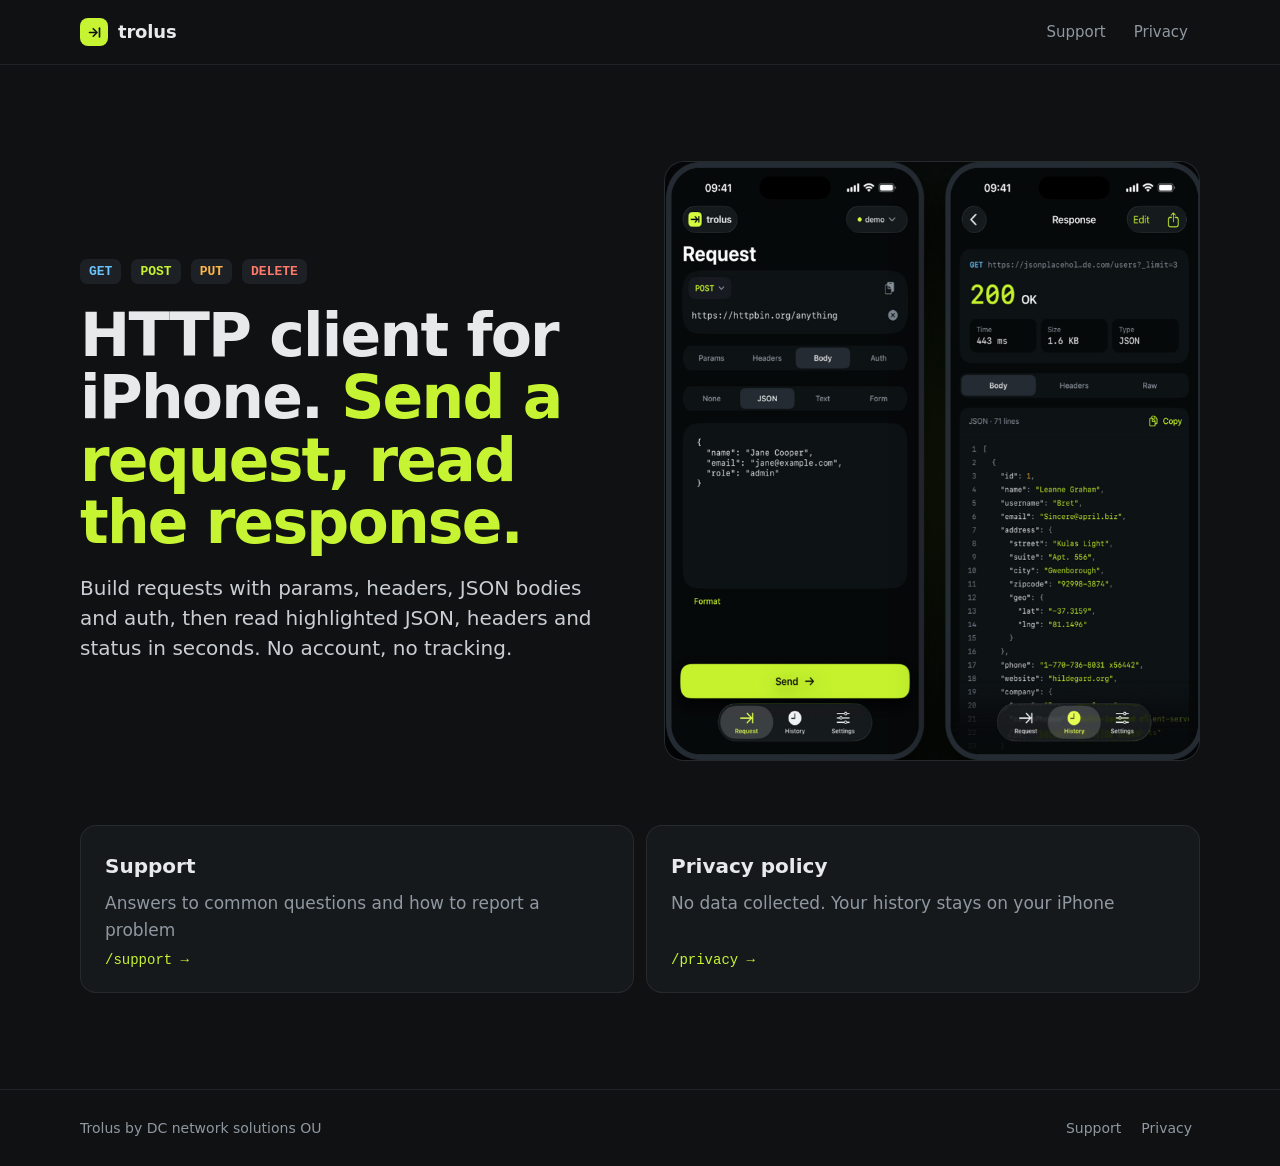
<file: index.html>
<!doctype html>
<html lang="en">
<head>
<meta charset="utf-8">
<meta name="viewport" content="width=device-width, initial-scale=1">
<title>Trolus · HTTP and REST API client for iPhone</title>
<meta name="description" content="Trolus is an HTTP and REST API client for iPhone. Build a request, tap Send and read the response.">
<meta name="theme-color" content="#0F1113">
<meta property="og:title" content="Trolus · HTTP and REST API client for iPhone">
<meta property="og:description" content="Build a request, tap Send and read highlighted JSON, headers and status.">
<meta property="og:type" content="website">
<link rel="icon" href="assets/icon.png">
<link rel="stylesheet" href="assets/site.css">
</head>
<body>
<a class="skip" href="#main">Skip to content</a>

<header class="site-head">
  <div class="wrap">
    <a class="brand" href="./" aria-current="page">
      <span class="mark" aria-hidden="true"><svg viewBox="0 0 24 24" fill="none" stroke="#0F1113" stroke-width="2.6" stroke-linecap="round" stroke-linejoin="round"><path d="M4 12h10"/><path d="M10 6l6 6-6 6"/><path d="M20 5v14"/></svg></span>
      trolus
    </a>
    <nav class="nav" aria-label="Site">
      <a href="support/">Support</a>
      <a href="privacy/">Privacy</a>
    </nav>
  </div>
</header>

<main id="main" class="wrap">
  <section class="home-hero">
    <div data-enter>
      <p class="eyebrow"><span class="m get">GET</span><span class="m post">POST</span><span class="m put">PUT</span><span class="m delete">DELETE</span></p>
      <h1>HTTP client for iPhone. <em>Send a request, read the response.</em></h1>
      <p class="lede">Build requests with params, headers, JSON bodies and auth, then read highlighted JSON, headers and status in seconds. No account, no tracking.</p>
    </div>
    <img data-enter="2" src="assets/screens.png" width="877" height="900" alt="Trolus on iPhone: a POST request with a JSON body next to a 200 OK response with highlighted JSON">
  </section>

  <nav class="links" aria-label="Help">
    <a class="card tile" href="support/"><b>Support</b><span>Answers to common questions and how to report a problem</span><span class="arrow">/support →</span></a>
    <a class="card tile" href="privacy/"><b>Privacy policy</b><span>No data collected. Your history stays on your iPhone</span><span class="arrow">/privacy →</span></a>
  </nav>
</main>

<footer class="site-foot">
  <div class="wrap">
    <span>Trolus by DC network solutions OU</span>
    <nav aria-label="Footer">
      <a href="support/">Support</a>
      <a href="privacy/">Privacy</a>
    </nav>
  </div>
</footer>
</body>
</html>
</file>
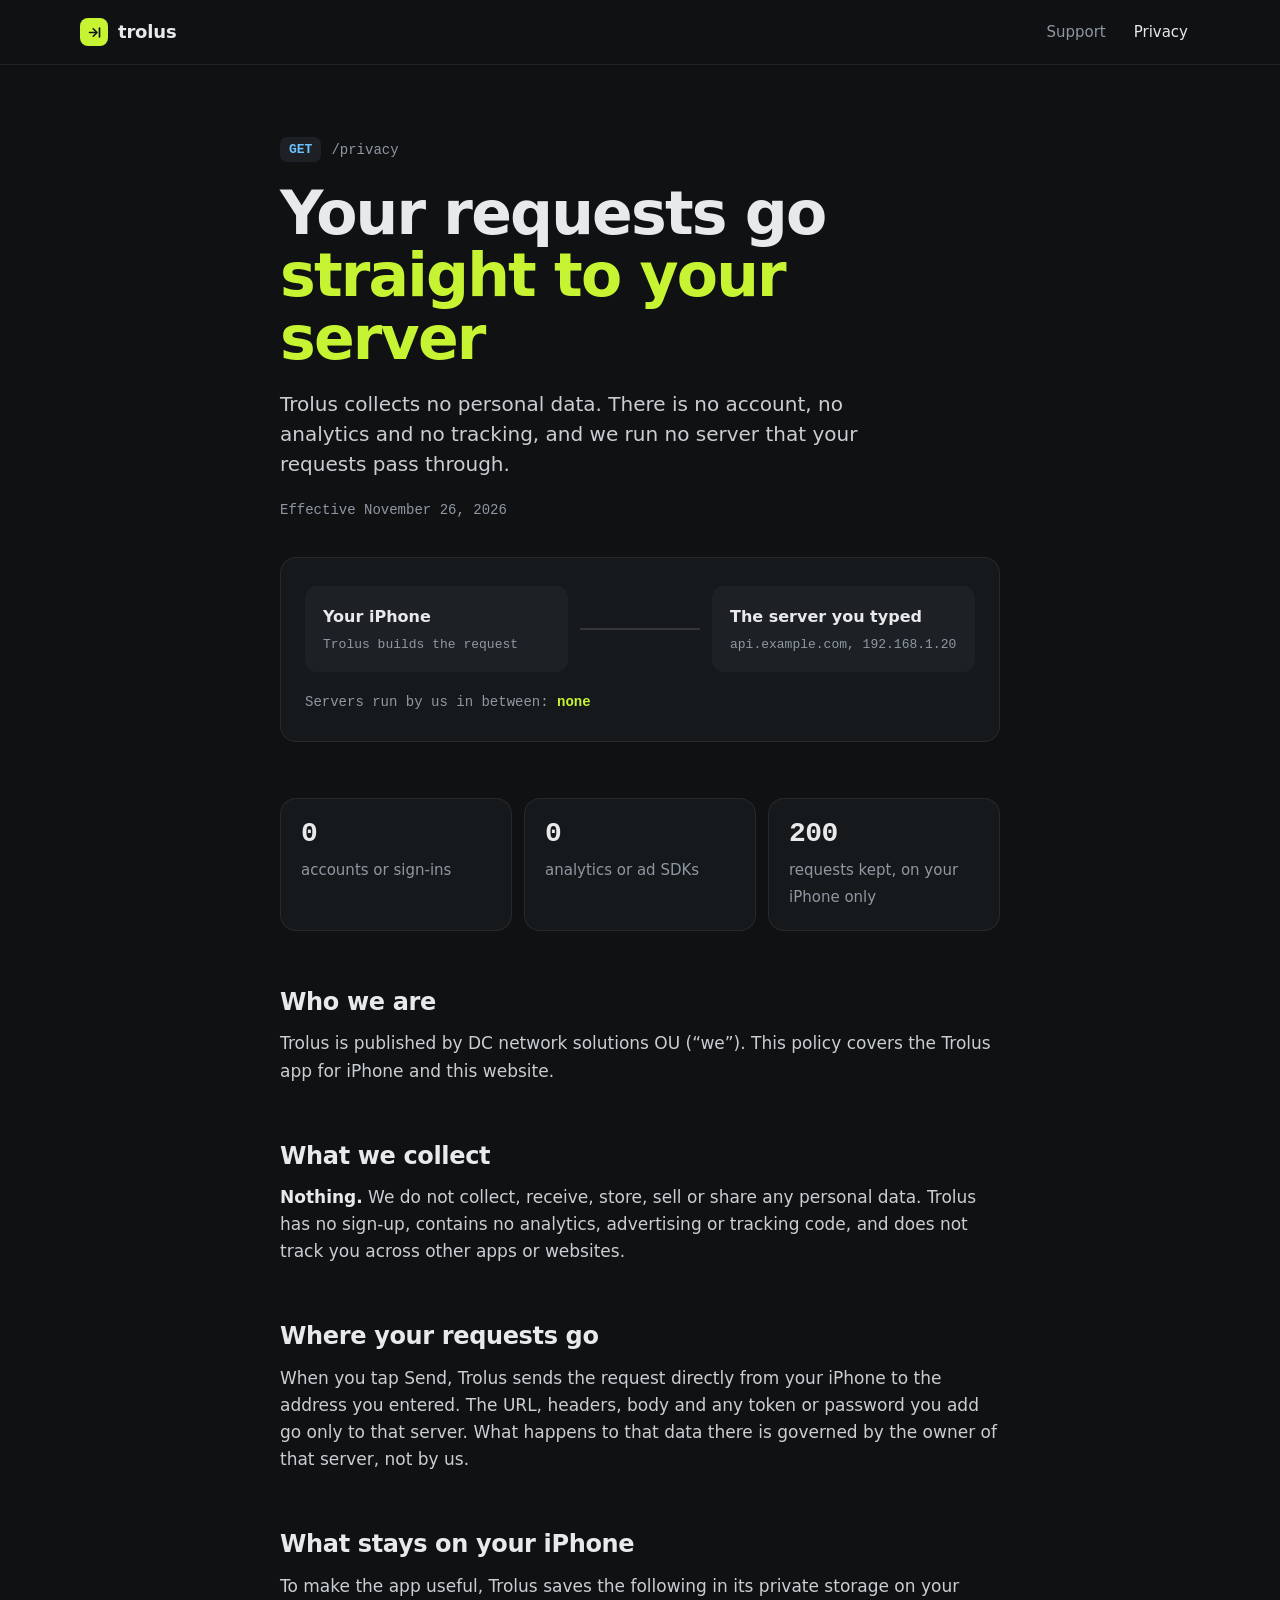
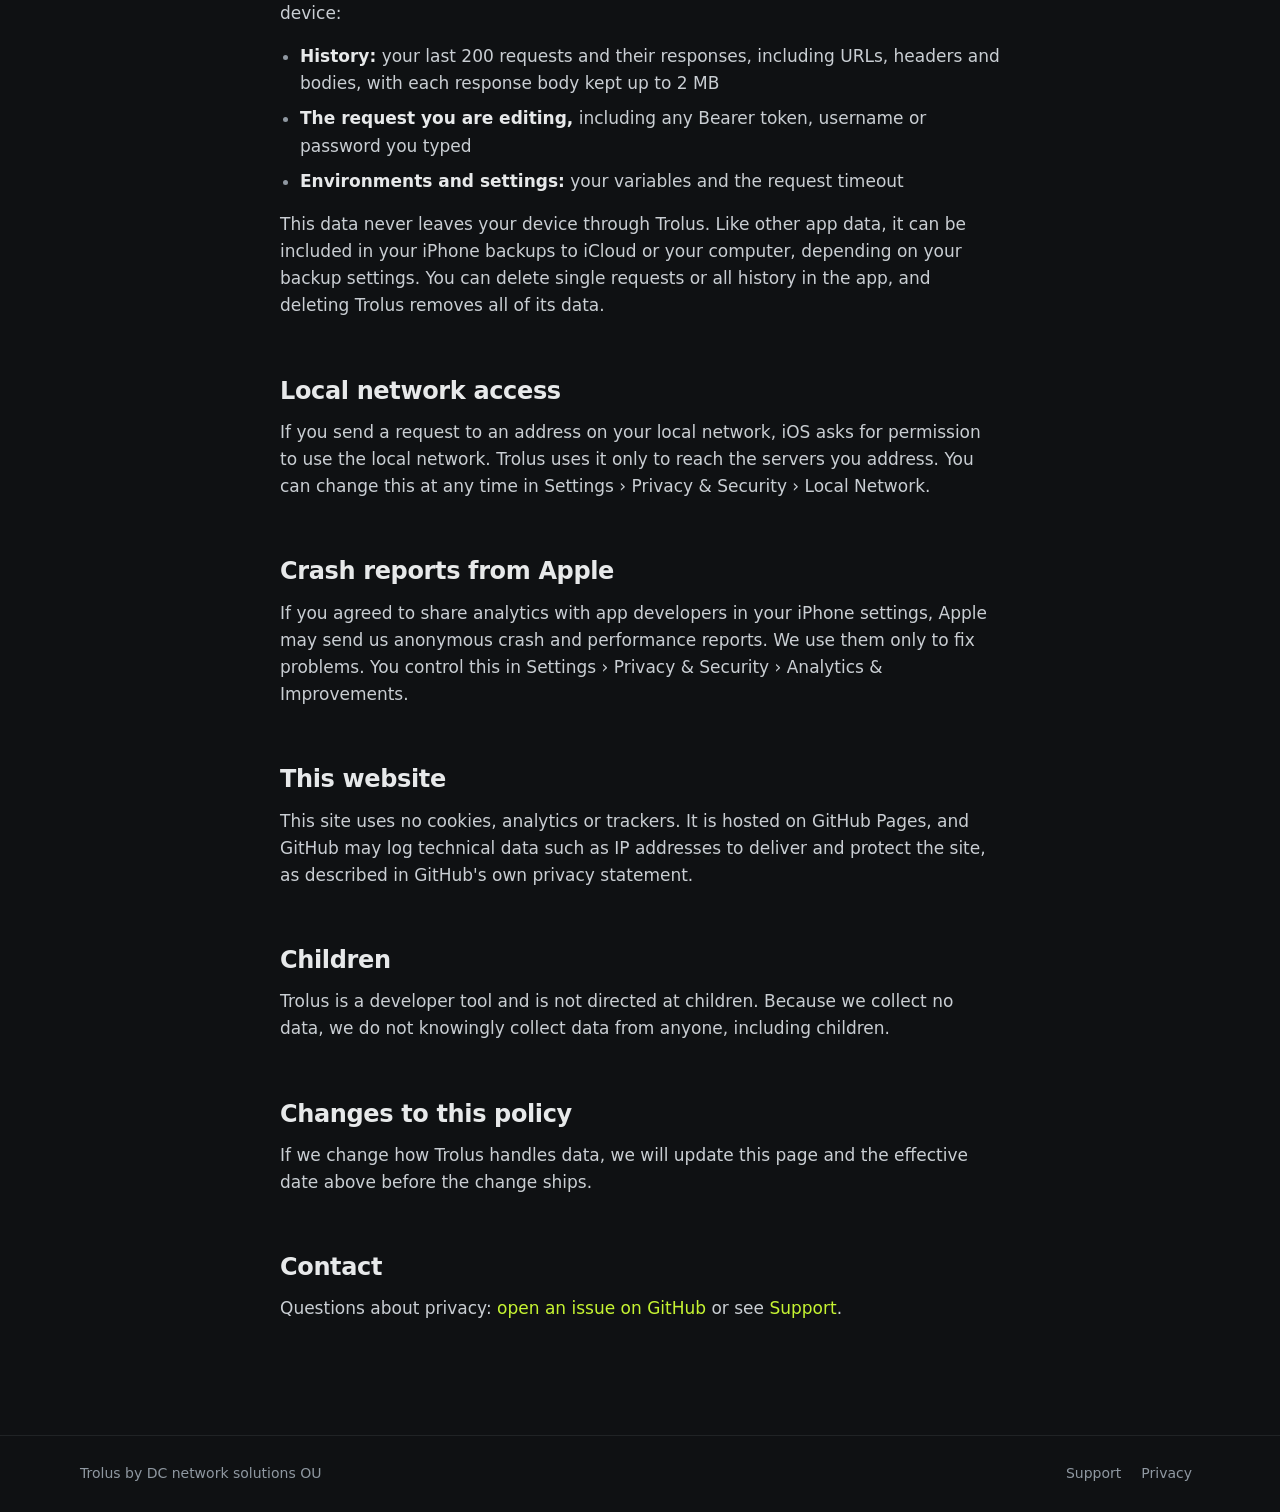
<file: privacy/index.html>
<!doctype html>
<html lang="en">
<head>
<meta charset="utf-8">
<meta name="viewport" content="width=device-width, initial-scale=1">
<title>Privacy policy · Trolus</title>
<meta name="description" content="Trolus collects no data. Requests go from your iPhone straight to the servers you choose, and your history stays on your device.">
<meta name="theme-color" content="#0F1113">
<meta property="og:title" content="Trolus privacy policy">
<meta property="og:description" content="No accounts, no analytics, no tracking. Your requests and history stay between your iPhone and your servers.">
<meta property="og:type" content="website">
<link rel="icon" href="../assets/icon.png">
<link rel="stylesheet" href="../assets/site.css">
</head>
<body>
<a class="skip" href="#main">Skip to content</a>

<header class="site-head">
  <div class="wrap">
    <a class="brand" href="../">
      <span class="mark" aria-hidden="true"><svg viewBox="0 0 24 24" fill="none" stroke="#0F1113" stroke-width="2.6" stroke-linecap="round" stroke-linejoin="round"><path d="M4 12h10"/><path d="M10 6l6 6-6 6"/><path d="M20 5v14"/></svg></span>
      trolus
    </a>
    <nav class="nav" aria-label="Site">
      <a href="../support/">Support</a>
      <a href="./" aria-current="page">Privacy</a>
    </nav>
  </div>
</header>

<main id="main">
  <section class="doc page-head" data-enter>
    <p class="eyebrow"><span class="m get">GET</span> /privacy</p>
    <h1>Your requests go <em>straight to your server</em></h1>
    <p class="lede">Trolus collects no personal data. There is no account, no analytics and no tracking, and we run no server that your requests pass through.</p>
    <p class="updated">Effective November 26, 2026</p>

    <div class="card path" data-enter="2">
      <ol aria-label="The path a request takes">
        <li class="node"><b>Your iPhone</b><span>Trolus builds the request</span></li>
        <li class="wire" aria-hidden="true"></li>
        <li class="node"><b>The server you typed</b><span>api.example.com, 192.168.1.20</span></li>
      </ol>
      <p>Servers run by us in between: <b>none</b></p>
    </div>
  </section>

  <div class="doc prose">
    <div class="facts">
      <div class="card"><b>0</b><span>accounts or sign-ins</span></div>
      <div class="card"><b>0</b><span>analytics or ad SDKs</span></div>
      <div class="card"><b>200</b><span>requests kept, on your iPhone only</span></div>
    </div>

    <h2>Who we are</h2>
    <p>Trolus is published by DC network solutions OU (“we”). This policy covers the Trolus app for iPhone and this website.</p>

    <h2>What we collect</h2>
    <p><strong>Nothing.</strong> We do not collect, receive, store, sell or share any personal data. Trolus has no sign-up, contains no analytics, advertising or tracking code, and does not track you across other apps or websites.</p>

    <h2>Where your requests go</h2>
    <p>When you tap Send, Trolus sends the request directly from your iPhone to the address you entered. The URL, headers, body and any token or password you add go only to that server. What happens to that data there is governed by the owner of that server, not by us.</p>

    <h2>What stays on your iPhone</h2>
    <p>To make the app useful, Trolus saves the following in its private storage on your device:</p>
    <ul>
      <li><strong>History:</strong> your last 200 requests and their responses, including URLs, headers and bodies, with each response body kept up to 2 MB</li>
      <li><strong>The request you are editing,</strong> including any Bearer token, username or password you typed</li>
      <li><strong>Environments and settings:</strong> your variables and the request timeout</li>
    </ul>
    <p>This data never leaves your device through Trolus. Like other app data, it can be included in your iPhone backups to iCloud or your computer, depending on your backup settings. You can delete single requests or all history in the app, and deleting Trolus removes all of its data.</p>

    <h2>Local network access</h2>
    <p>If you send a request to an address on your local network, iOS asks for permission to use the local network. Trolus uses it only to reach the servers you address. You can change this at any time in Settings › Privacy &amp; Security › Local Network.</p>

    <h2>Crash reports from Apple</h2>
    <p>If you agreed to share analytics with app developers in your iPhone settings, Apple may send us anonymous crash and performance reports. We use them only to fix problems. You control this in Settings › Privacy &amp; Security › Analytics &amp; Improvements.</p>

    <h2>This website</h2>
    <p>This site uses no cookies, analytics or trackers. It is hosted on GitHub Pages, and GitHub may log technical data such as IP addresses to deliver and protect the site, as described in GitHub's own privacy statement.</p>

    <h2>Children</h2>
    <p>Trolus is a developer tool and is not directed at children. Because we collect no data, we do not knowingly collect data from anyone, including children.</p>

    <h2>Changes to this policy</h2>
    <p>If we change how Trolus handles data, we will update this page and the effective date above before the change ships.</p>

    <h2>Contact</h2>
    <p>Questions about privacy: <a class="link" href="https://github.com/grapelloid/trolus/issues/new">open an issue on GitHub</a> or see <a class="link" href="../support/">Support</a>.</p>
  </div>
</main>

<footer class="site-foot">
  <div class="wrap">
    <span>Trolus by DC network solutions OU</span>
    <nav aria-label="Footer">
      <a href="../support/">Support</a>
      <a href="./">Privacy</a>
    </nav>
  </div>
</footer>
</body>
</html>
</file>
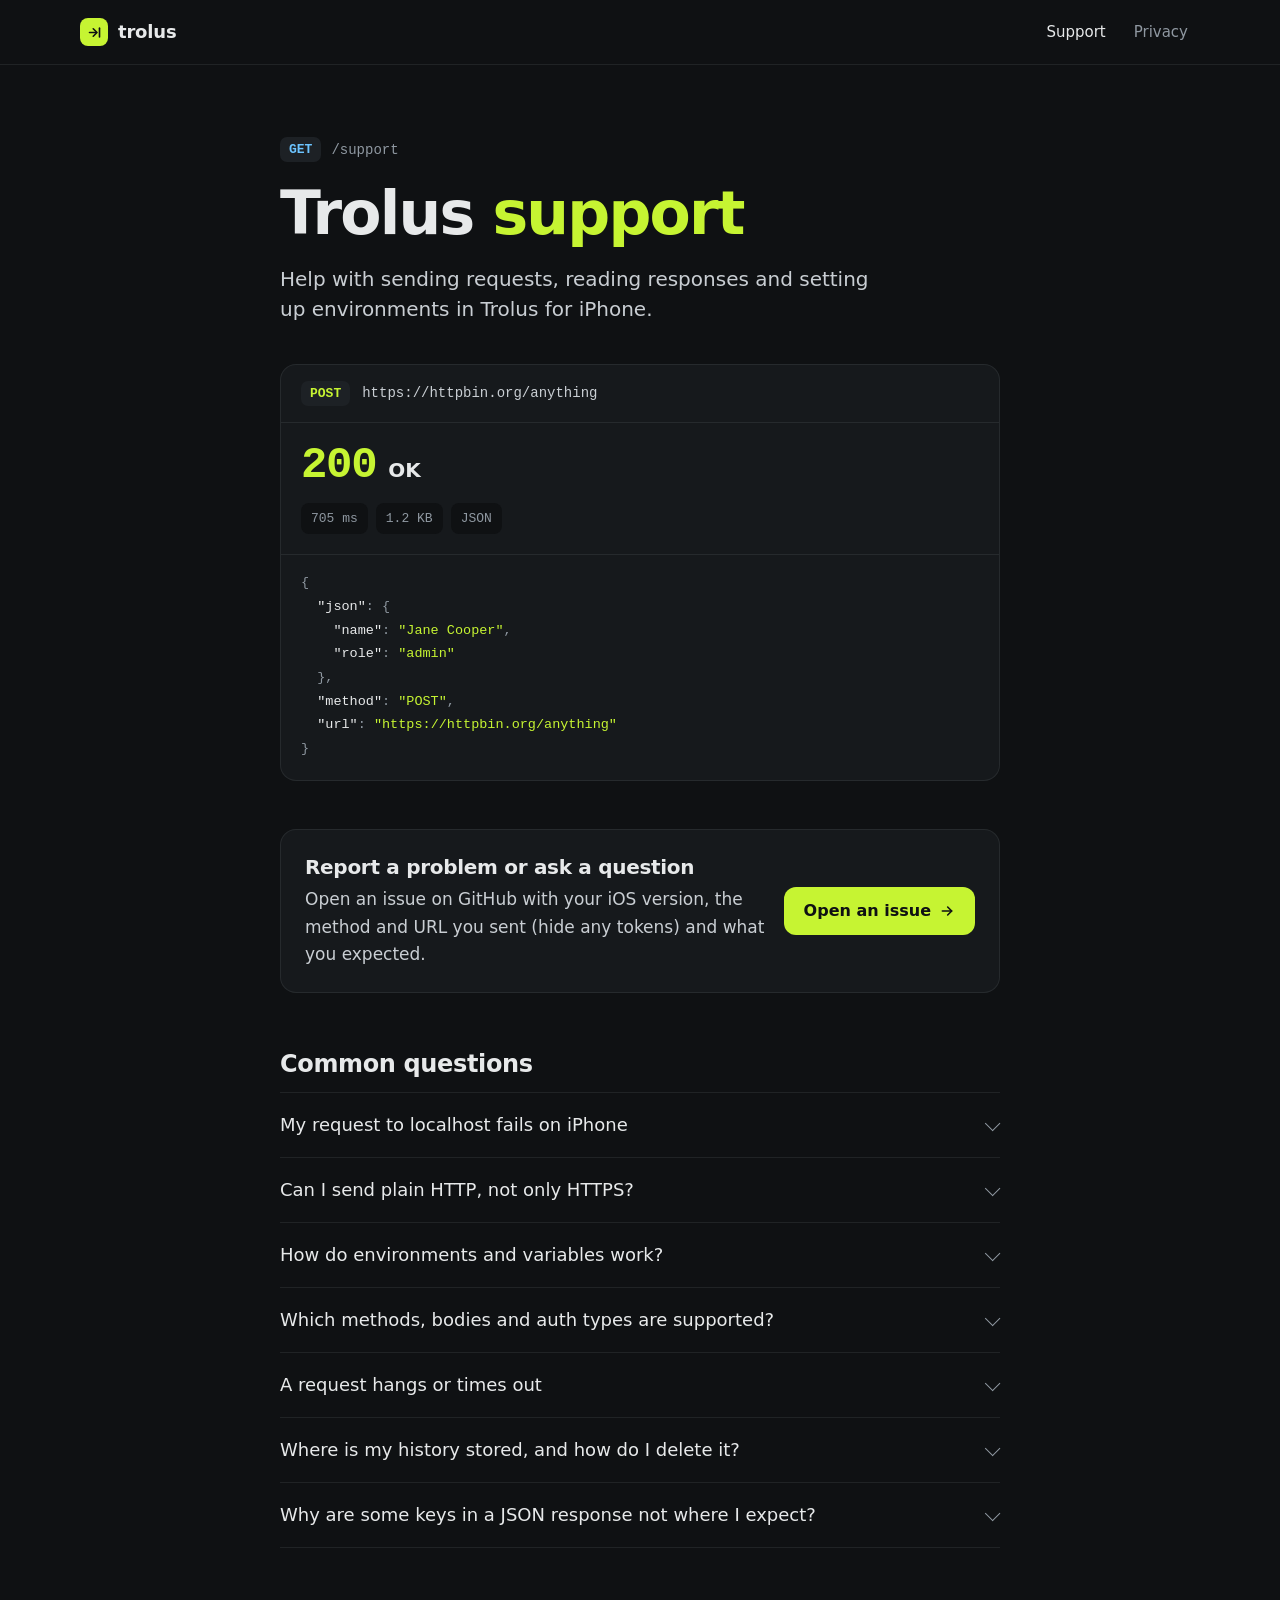
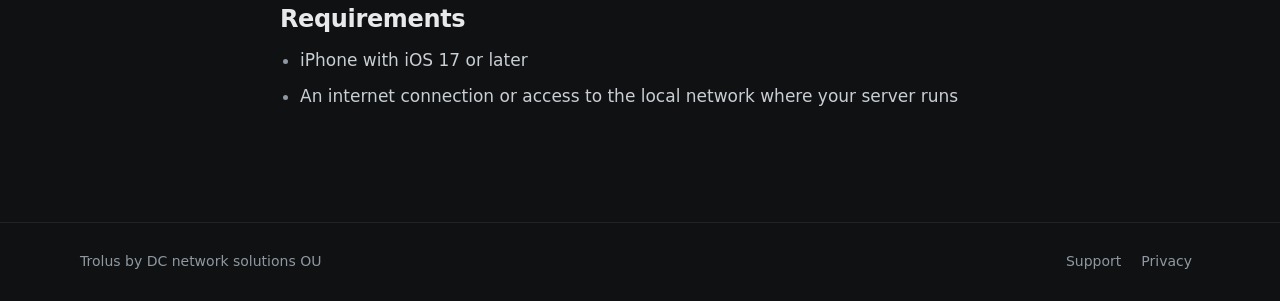
<file: support/index.html>
<!doctype html>
<html lang="en">
<head>
<meta charset="utf-8">
<meta name="viewport" content="width=device-width, initial-scale=1">
<title>Support · Trolus</title>
<meta name="description" content="Help for Trolus, the HTTP and REST API client for iPhone: answers to common questions and how to reach us.">
<meta name="theme-color" content="#0F1113">
<meta property="og:title" content="Trolus support">
<meta property="og:description" content="Answers to common questions about Trolus and how to report a problem.">
<meta property="og:type" content="website">
<link rel="icon" href="../assets/icon.png">
<link rel="stylesheet" href="../assets/site.css">
</head>
<body>
<a class="skip" href="#main">Skip to content</a>

<header class="site-head">
  <div class="wrap">
    <a class="brand" href="../">
      <span class="mark" aria-hidden="true"><svg viewBox="0 0 24 24" fill="none" stroke="#0F1113" stroke-width="2.6" stroke-linecap="round" stroke-linejoin="round"><path d="M4 12h10"/><path d="M10 6l6 6-6 6"/><path d="M20 5v14"/></svg></span>
      trolus
    </a>
    <nav class="nav" aria-label="Site">
      <a href="./" aria-current="page">Support</a>
      <a href="../privacy/">Privacy</a>
    </nav>
  </div>
</header>

<main id="main">
  <section class="doc page-head" data-enter>
    <p class="eyebrow"><span class="m get">GET</span> /support</p>
    <h1>Trolus <em>support</em></h1>
    <p class="lede">Help with sending requests, reading responses and setting up environments in Trolus for iPhone.</p>

    <div class="card exchange" aria-label="Example of a request and response in Trolus" data-enter="2">
      <div class="row"><span class="m post">POST</span><span class="url">https://httpbin.org/anything</span></div>
      <div class="status"><span class="code">200</span><span class="reason">OK</span></div>
      <div class="meta"><span>705 ms</span><span>1.2 KB</span><span>JSON</span></div>
<pre>{
  <span class="k">"json"</span>: {
    <span class="k">"name"</span>: <span class="s">"Jane Cooper"</span>,
    <span class="k">"role"</span>: <span class="s">"admin"</span>
  },
  <span class="k">"method"</span>: <span class="s">"POST"</span>,
  <span class="k">"url"</span>: <span class="s">"https://httpbin.org/anything"</span>
}</pre>
    </div>
  </section>

  <div class="doc prose">
    <div class="card contact">
      <div>
        <h2>Report a problem or ask a question</h2>
        <p>Open an issue on GitHub with your iOS version, the method and URL you sent (hide any tokens) and what you expected.</p>
      </div>
      <a class="btn" href="https://github.com/grapelloid/trolus/issues/new">Open an issue
        <svg viewBox="0 0 24 24" fill="none" stroke="currentColor" stroke-width="2.4" stroke-linecap="round" stroke-linejoin="round" aria-hidden="true"><path d="M5 12h14"/><path d="M13 6l6 6-6 6"/></svg>
      </a>
    </div>

    <h2>Common questions</h2>
    <div class="faq">
      <details>
        <summary>My request to localhost fails on iPhone</summary>
        <div class="answer">
          <p>On a real iPhone, <code>localhost</code> and <code>127.0.0.1</code> point to the phone itself, not to your computer. Use your computer's address on the local network instead, for example <code>http://192.168.1.20:8080</code>, and make sure the server listens on all interfaces, not only on <code>127.0.0.1</code>.</p>
          <p>The first time you reach a local address, iOS asks for permission to use the local network. If you declined, turn it back on in Settings › Privacy &amp; Security › Local Network › Trolus.</p>
        </div>
      </details>
      <details>
        <summary>Can I send plain HTTP, not only HTTPS?</summary>
        <div class="answer"><p>Yes. Trolus sends both <code>http://</code> and <code>https://</code> requests, so you can test development servers that have no certificate. If you leave out the scheme, Trolus adds <code>http://</code>.</p></div>
      </details>
      <details>
        <summary>How do environments and variables work?</summary>
        <div class="answer">
          <p>In Settings › Environments, create an environment such as <code>local</code> or <code>staging</code> and add variables to it, for example <code>base</code> = <code>https://api.example.com</code>.</p>
          <p>Write <code>{{base}}/users</code> in the URL and Trolus fills in the value of the active environment. Variables work in the URL, query parameters, headers, body and auth token. Switch environments from the menu at the top of the Request screen.</p>
        </div>
      </details>
      <details>
        <summary>Which methods, bodies and auth types are supported?</summary>
        <div class="answer">
          <p>Methods: <span class="m get">GET</span> <span class="m post">POST</span> <span class="m put">PUT</span> <span class="m patch">PATCH</span> <span class="m delete">DELETE</span>, plus HEAD and OPTIONS.</p>
          <p>Bodies: JSON, plain text and URL-encoded form. Auth: Bearer token and Basic (username and password). Trolus adds <code>Content-Type</code> and <code>Authorization</code> for you unless you set them yourself in Headers.</p>
        </div>
      </details>
      <details>
        <summary>A request hangs or times out</summary>
        <div class="answer"><p>The default timeout is 30 seconds. Change it in Settings › Network, from 5 to 120 seconds. You can also cancel a request in progress from the response screen.</p></div>
      </details>
      <details>
        <summary>Where is my history stored, and how do I delete it?</summary>
        <div class="answer"><p>Trolus keeps your last 200 requests with their responses on your iPhone only. Swipe left on a request in History to delete it, or tap Clear in History or Clear history in Settings to remove everything. Deleting the app removes all of its data. See the <a class="link" href="../privacy/">privacy policy</a> for details.</p></div>
      </details>
      <details>
        <summary>Why are some keys in a JSON response not where I expect?</summary>
        <div class="answer"><p>They are. Trolus formats JSON in the exact key order the server sent. If the order looks different from another tool, that tool is sorting the keys.</p></div>
      </details>
    </div>

    <h2>Requirements</h2>
    <ul>
      <li>iPhone with iOS 17 or later</li>
      <li>An internet connection or access to the local network where your server runs</li>
    </ul>
  </div>
</main>

<footer class="site-foot">
  <div class="wrap">
    <span>Trolus by DC network solutions OU</span>
    <nav aria-label="Footer">
      <a href="./">Support</a>
      <a href="../privacy/">Privacy</a>
    </nav>
  </div>
</footer>
</body>
</html>
</file>
<file: assets/site.css>
/* Trolus site: graphite ramp, one lime accent, method colours as the signature */
:root {
  color-scheme: dark;
  --bg: #0F1113;
  --surface: #16191C;
  --raised: #1D2125;
  --line: rgba(231, 233, 234, 0.08);
  --line-strong: rgba(231, 233, 234, 0.14);
  --text: #E7E9EA;
  --text-2: #C9CED3;
  --muted: #8F98A1;
  --lime: #C6F432;
  --sky: #6CC4FF;
  --amber: #FFB547;
  --coral: #FF7A6B;
  --lilac: #C49BFF;

  --sans: -apple-system, BlinkMacSystemFont, "SF Pro Text", "Inter", system-ui, sans-serif;
  --mono: ui-monospace, "SF Mono", "JetBrains Mono", Menlo, monospace;

  --wrap: 1120px;
  --doc: 720px;
  --gutter: 24px;
  --ease: cubic-bezier(0.2, 0.7, 0.2, 1);
}

* { box-sizing: border-box; }
html { -webkit-text-size-adjust: 100%; }
body {
  margin: 0;
  background: var(--bg);
  color: var(--text);
  font: 400 17px/1.6 var(--sans);
  -webkit-font-smoothing: antialiased;
}
img { max-width: 100%; display: block; }

a { color: var(--text); text-decoration: none; }
.link {
  color: var(--lime);
  background: linear-gradient(currentColor, currentColor) 0 100% / 0 1px no-repeat;
  transition: background-size 0.24s var(--ease);
}
.link:hover { background-size: 100% 1px; }
:focus-visible { outline: 2px solid var(--lime); outline-offset: 3px; border-radius: 6px; }

.skip {
  position: absolute; left: 16px; top: -48px;
  padding: 8px 12px; border-radius: 8px;
  background: var(--lime); color: var(--bg); font-weight: 500;
  transition: top 0.2s var(--ease); z-index: 10;
}
.skip:focus { top: 12px; }

.wrap { width: min(100% - 2 * var(--gutter), var(--wrap)); margin-inline: auto; }
.doc { width: min(100% - 2 * var(--gutter), var(--doc)); margin-inline: auto; }

/* Header */
.site-head { border-bottom: 1px solid var(--line); }
.site-head .wrap { display: flex; align-items: center; justify-content: space-between; min-height: 64px; gap: 16px; }
.brand { display: inline-flex; align-items: center; gap: 10px; font-weight: 600; font-size: 18px; letter-spacing: -0.01em; min-height: 44px; }
.mark { width: 28px; height: 28px; border-radius: 8px; background: var(--lime); display: grid; place-items: center; }
.mark svg { width: 15px; height: 15px; }
.nav { display: flex; gap: 4px; }
.nav a {
  display: inline-flex; align-items: center; min-height: 44px; padding: 0 12px; border-radius: 10px;
  color: var(--muted); font-size: 15px; font-weight: 500;
  transition: color 0.18s var(--ease), background-color 0.18s var(--ease);
}
.nav a:hover { color: var(--text); background: var(--surface); }
.nav a[aria-current="page"] { color: var(--text); }

/* Page head */
.page-head { padding: 72px 0 40px; }
.eyebrow { font: 500 14px/1 var(--mono); color: var(--muted); display: flex; gap: 10px; align-items: center; margin: 0 0 20px; }
h1 { font-size: clamp(40px, 6vw, 60px); line-height: 1.04; letter-spacing: -0.03em; font-weight: 600; margin: 0 0 20px; }
h1 em { font-style: normal; color: var(--lime); }
.lede { font-size: 20px; line-height: 1.5; color: var(--text-2); margin: 0; max-width: 600px; }
.updated { font: 400 14px/1 var(--mono); color: var(--muted); margin-top: 24px; }

/* Method badges: the signature */
.m { font: 600 13px/1 var(--mono); padding: 6px 9px; border-radius: 7px; background: var(--raised); display: inline-block; }
.m.get { color: var(--sky); } .m.post { color: var(--lime); } .m.put { color: var(--amber); }
.m.patch { color: var(--lilac); } .m.delete { color: var(--coral); }

/* Document body */
.prose { padding-bottom: 96px; }
.prose h2 { font-size: 24px; line-height: 1.3; letter-spacing: -0.015em; font-weight: 600; margin: 56px 0 12px; }
.prose h3 { font-size: 18px; font-weight: 600; margin: 28px 0 8px; }
.prose p, .prose li { color: var(--text-2); }
.prose p { margin: 0 0 16px; }
.prose ul { padding-left: 20px; margin: 0 0 16px; }
.prose li { margin-bottom: 8px; }
.prose li::marker { color: var(--muted); }
.prose strong { color: var(--text); font-weight: 600; }
.prose code { font: 0.88em var(--mono); background: var(--raised); color: var(--text); padding: 2px 6px; border-radius: 6px; }

/* Cards */
.card { background: var(--surface); border: 1px solid var(--line); border-radius: 16px; padding: 24px; }
.contact { display: grid; gap: 16px; grid-template-columns: 1fr auto; align-items: center; margin: 8px 0 0; }
.contact p { margin: 0; color: var(--text-2); }
.contact h2 { margin: 0 0 6px !important; font-size: 20px !important; }

.btn {
  display: inline-flex; align-items: center; justify-content: center; gap: 8px;
  min-height: 48px; padding: 0 20px; border-radius: 12px;
  background: var(--lime); color: var(--bg); font-weight: 600; font-size: 16px; white-space: nowrap;
  transition: transform 0.16s var(--ease), background-color 0.16s var(--ease);
}
.btn:hover { background: #D6FF55; transform: translateY(-1px); }
.btn:active { transform: translateY(0) scale(0.98); }
.btn svg { width: 16px; height: 16px; }

/* FAQ */
.faq { border-top: 1px solid var(--line); margin-top: 8px; }
.faq details { border-bottom: 1px solid var(--line); }
.faq summary {
  list-style: none; cursor: pointer; display: flex; justify-content: space-between; gap: 16px; align-items: center;
  min-height: 64px; padding: 16px 0; font-size: 18px; font-weight: 500; color: var(--text);
}
.faq summary::-webkit-details-marker { display: none; }
.faq summary::after {
  content: ""; flex: none; width: 10px; height: 10px; margin-right: 4px;
  border-right: 1.5px solid var(--muted); border-bottom: 1.5px solid var(--muted);
  transform: rotate(45deg) translateY(-3px); transition: transform 0.2s var(--ease);
}
.faq details[open] summary::after { transform: rotate(225deg) translateY(-2px); }
.faq summary:hover { color: var(--lime); }
.faq .answer { padding: 0 0 20px; }
.faq .answer p:last-child { margin-bottom: 0; }

/* Live request card (support moment) */
.exchange { margin: 40px 0 0; overflow: hidden; padding: 0; }
.exchange .row { display: flex; gap: 12px; align-items: center; padding: 16px 20px; border-bottom: 1px solid var(--line); font: 14px/1.4 var(--mono); color: var(--text-2); }
.exchange .url { overflow: hidden; text-overflow: ellipsis; white-space: nowrap; }
.exchange .status { display: flex; align-items: baseline; gap: 12px; padding: 20px 20px 4px; }
.exchange .code { font: 600 44px/1 var(--mono); color: var(--lime); letter-spacing: -0.03em; }
.exchange .reason { font-size: 20px; font-weight: 600; }
.exchange .meta { display: flex; gap: 8px; padding: 12px 20px 20px; flex-wrap: wrap; }
.exchange .meta span { font: 13px/1 var(--mono); color: var(--muted); background: var(--bg); border-radius: 8px; padding: 9px 10px; }
.exchange pre { margin: 0; padding: 16px 20px 20px; border-top: 1px solid var(--line); font: 13.5px/1.75 var(--mono); color: var(--muted); overflow-x: auto; }
.k { color: var(--text); } .s { color: var(--lime); } .n { color: var(--amber); } .b { color: var(--sky); }

/* Privacy moment: the path a request takes */
.path { margin: 40px 0 0; padding: 28px 24px; }
.path ol { list-style: none; margin: 0; padding: 0; display: grid; grid-template-columns: 1fr auto 1fr; align-items: center; gap: 12px; }
.node { display: flex; flex-direction: column; gap: 6px; padding: 18px; border-radius: 12px; background: var(--raised); min-width: 0; }
.node b { font-size: 16px; font-weight: 600; color: var(--text); }
.node span { font: 13px/1.4 var(--mono); color: var(--muted); overflow-wrap: anywhere; }
.wire { position: relative; width: 120px; height: 2px; background: var(--line-strong); border-radius: 2px; overflow: hidden; }
.wire::after {
  content: ""; position: absolute; top: 0; left: -40%; width: 40%; height: 100%;
  background: var(--lime); border-radius: 2px; animation: pulse 2.8s var(--ease) infinite;
}
@keyframes pulse { to { left: 100%; } }
.path p { margin: 20px 0 0; font: 14px/1.5 var(--mono); color: var(--muted); }
.path p b { color: var(--lime); font-weight: 600; }

.facts { display: grid; grid-template-columns: repeat(3, minmax(0, 1fr)); gap: 12px; margin: 16px 0 0; }
.facts .card { padding: 20px; }
.facts b { display: block; font: 600 28px/1.1 var(--mono); color: var(--text); letter-spacing: -0.02em; margin-bottom: 6px; }
.facts span { font-size: 15px; color: var(--muted); }

/* Home */
.home-hero { padding: 96px 0 64px; display: grid; grid-template-columns: minmax(0, 1fr) minmax(0, 1fr); gap: 48px; align-items: center; }
.home-hero img { justify-self: end; width: auto; max-height: 600px; border-radius: 20px; border: 1px solid var(--line); background: var(--surface); }
.links { display: grid; grid-template-columns: 1fr 1fr; gap: 12px; padding-bottom: 96px; }
.tile { display: flex; flex-direction: column; gap: 8px; padding: 24px; min-height: 140px; transition: transform 0.2s var(--ease), border-color 0.2s var(--ease); }
.tile:hover { transform: translateY(-2px); border-color: var(--line-strong); }
.tile b { font-size: 20px; font-weight: 600; }
.tile span { color: var(--muted); }
.tile .arrow { margin-top: auto; color: var(--lime); font: 500 14px var(--mono); }

/* Footer */
.site-foot { border-top: 1px solid var(--line); }
.site-foot .wrap { display: flex; justify-content: space-between; align-items: center; gap: 16px; min-height: 72px; flex-wrap: wrap; color: var(--muted); font-size: 14px; padding-block: 16px; }
.site-foot nav { display: flex; gap: 4px; }
.site-foot a { color: var(--muted); display: inline-flex; align-items: center; min-height: 44px; padding: 0 8px; transition: color 0.18s var(--ease); }
.site-foot a:hover { color: var(--text); }

/* One entrance on load */
[data-enter] { animation: enter 0.6s var(--ease) both; }
[data-enter="2"] { animation-delay: 0.08s; }
@keyframes enter { from { opacity: 0; transform: translateY(8px); } }

@media (max-width: 760px) {
  body { font-size: 16px; }
  .page-head { padding: 48px 0 32px; }
  .lede { font-size: 18px; }
  .contact { grid-template-columns: 1fr; }
  .contact .btn { width: 100%; }
  .path ol { grid-template-columns: 1fr; }
  .wire { width: 2px; height: 40px; margin-left: 28px; }
  .wire::after { left: 0; top: -40%; width: 100%; height: 40%; animation-name: pulse-v; }
  .facts { grid-template-columns: 1fr; }
  .home-hero { grid-template-columns: 1fr; padding: 56px 0 40px; gap: 32px; }
  .home-hero img { justify-self: stretch; width: 100%; max-height: none; }
  .links { grid-template-columns: 1fr; padding-bottom: 64px; }
  .nav a { padding: 0 10px; }
}
@keyframes pulse-v { to { top: 100%; } }

@media (prefers-reduced-motion: reduce) {
  *, *::before, *::after { animation: none !important; transition: none !important; }
}
</file>
